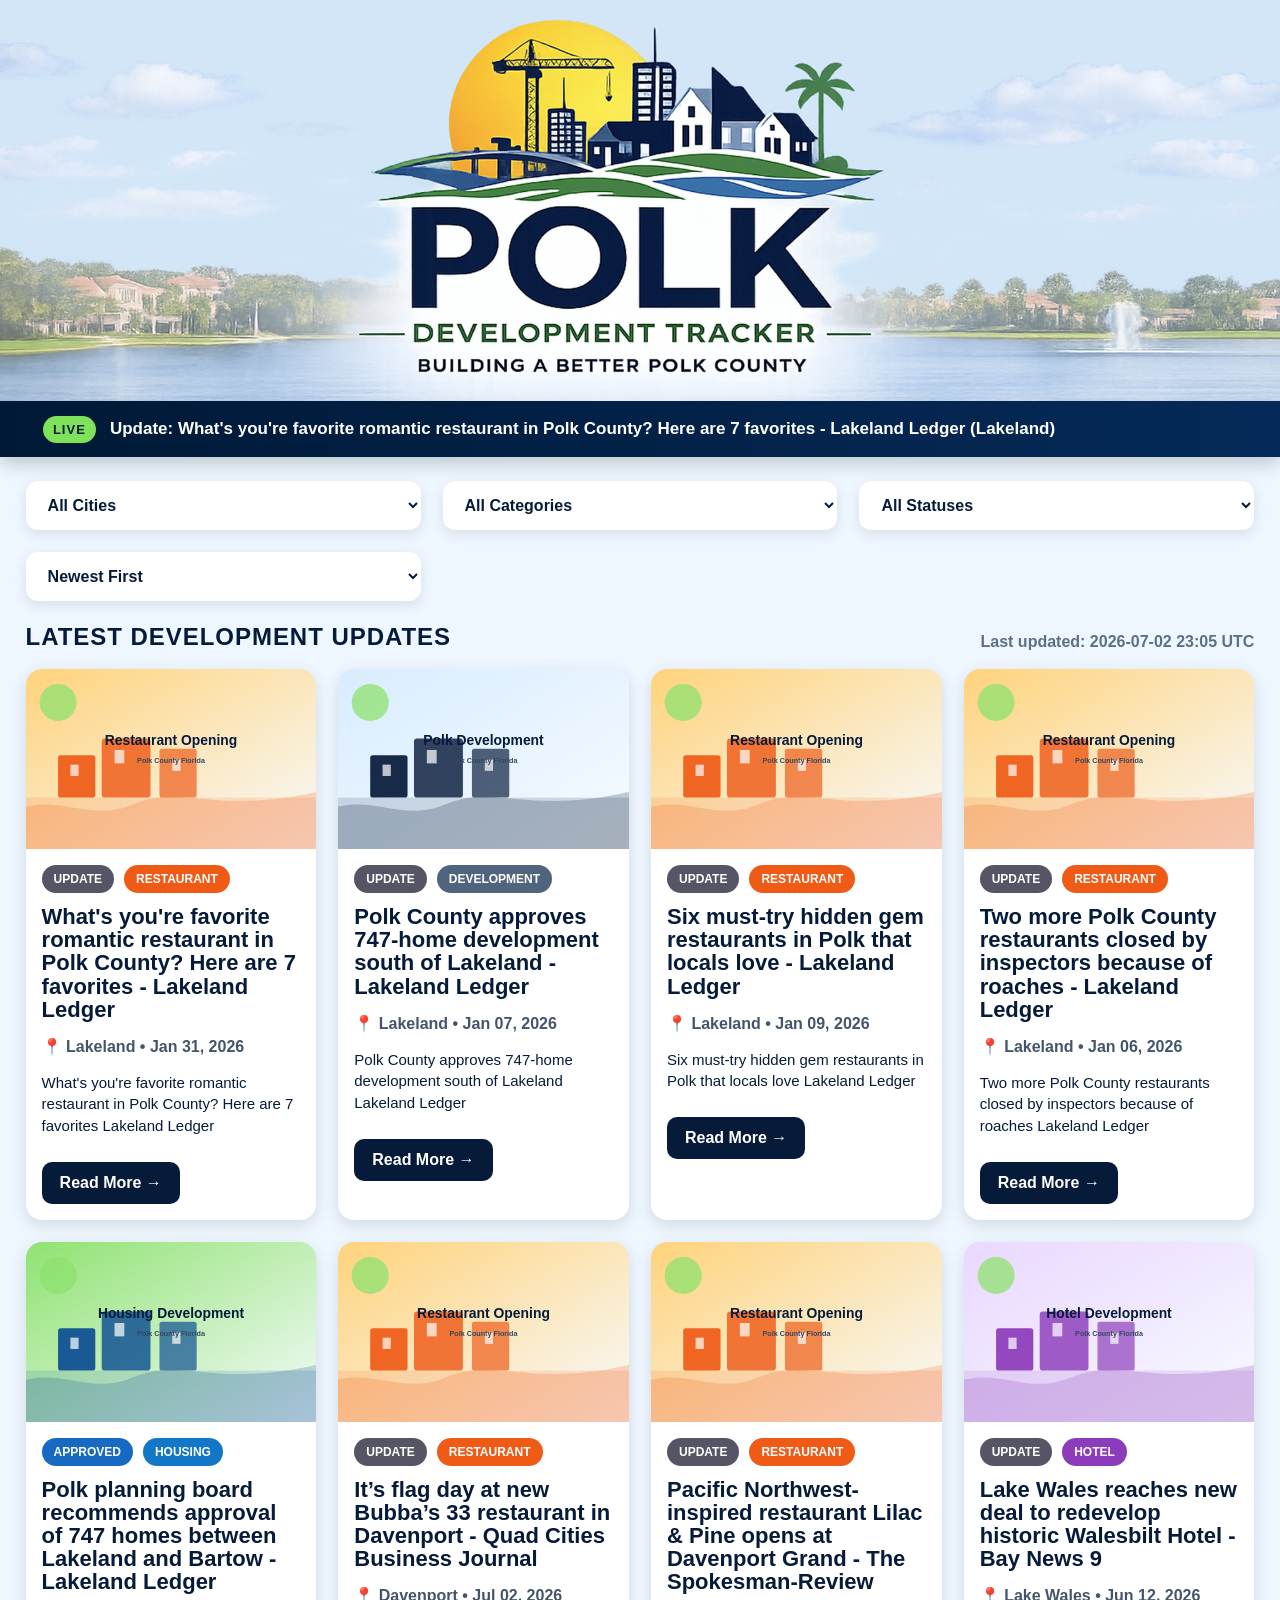
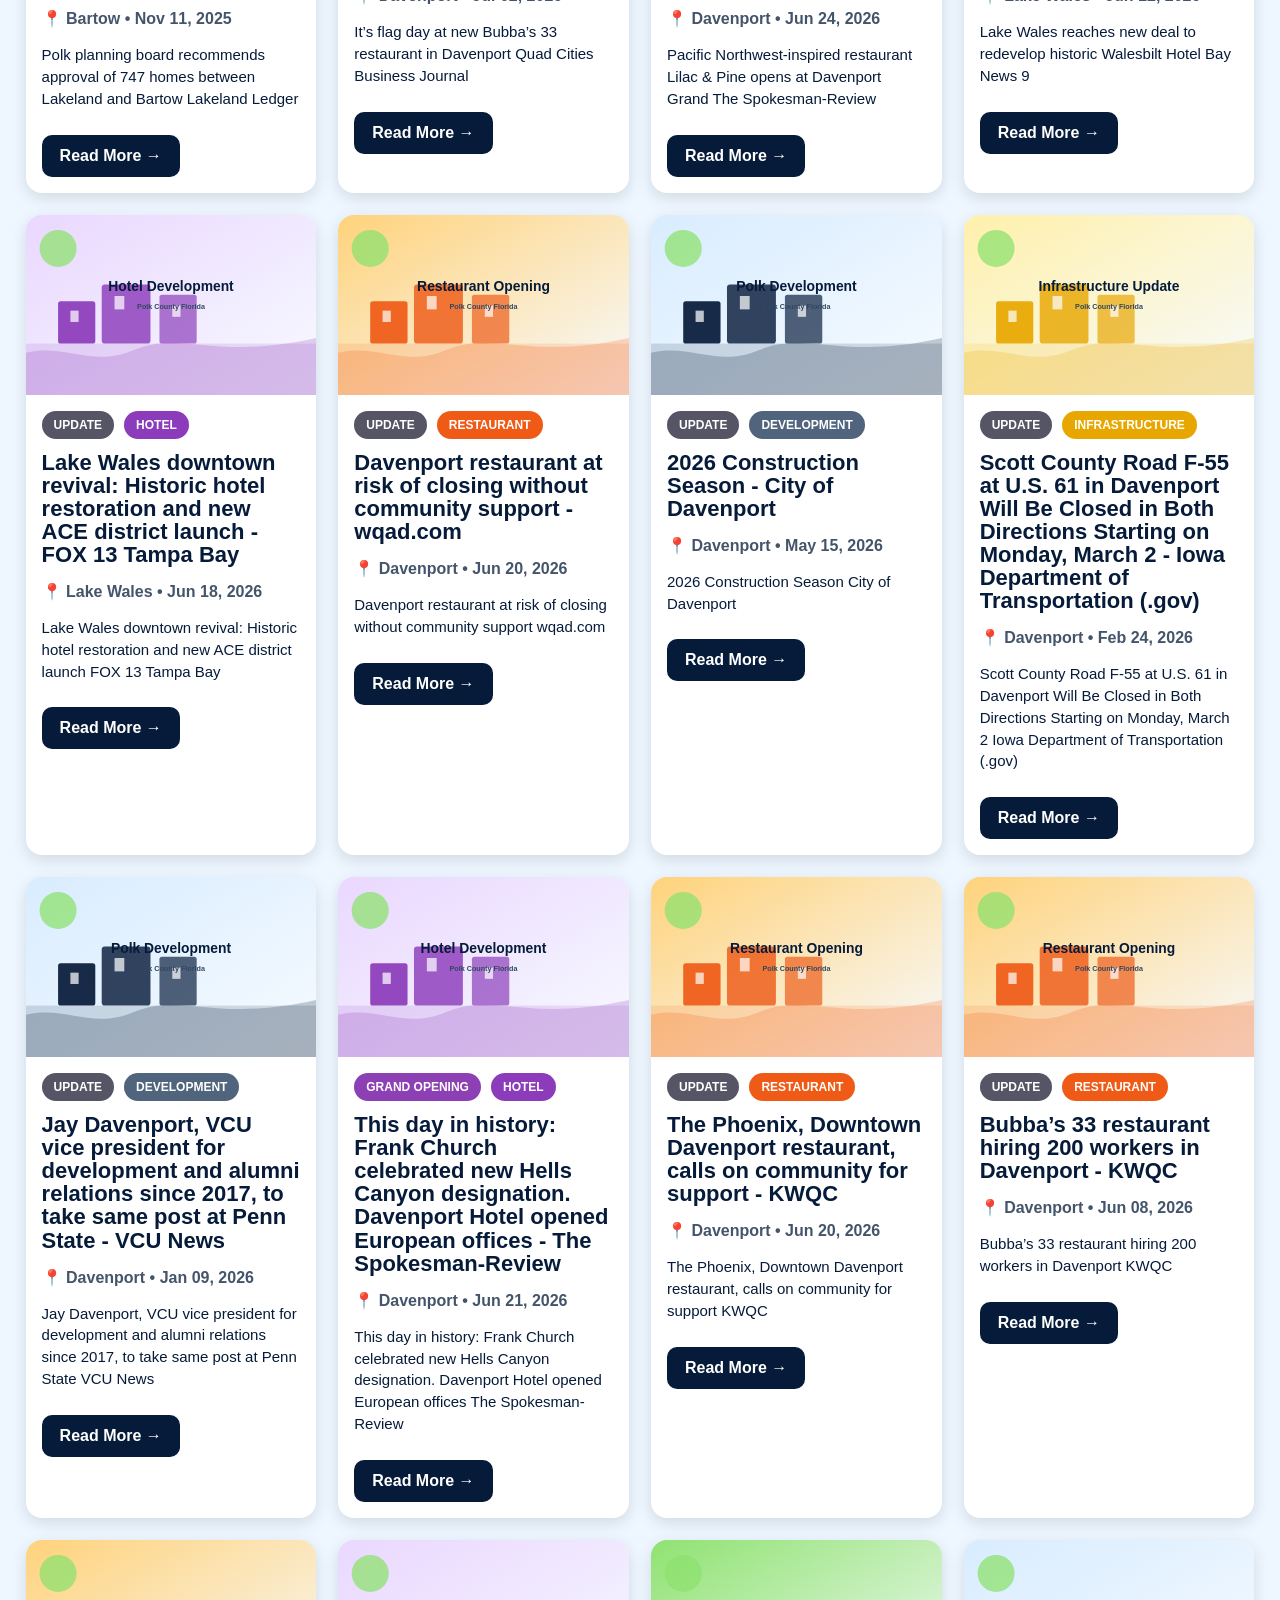
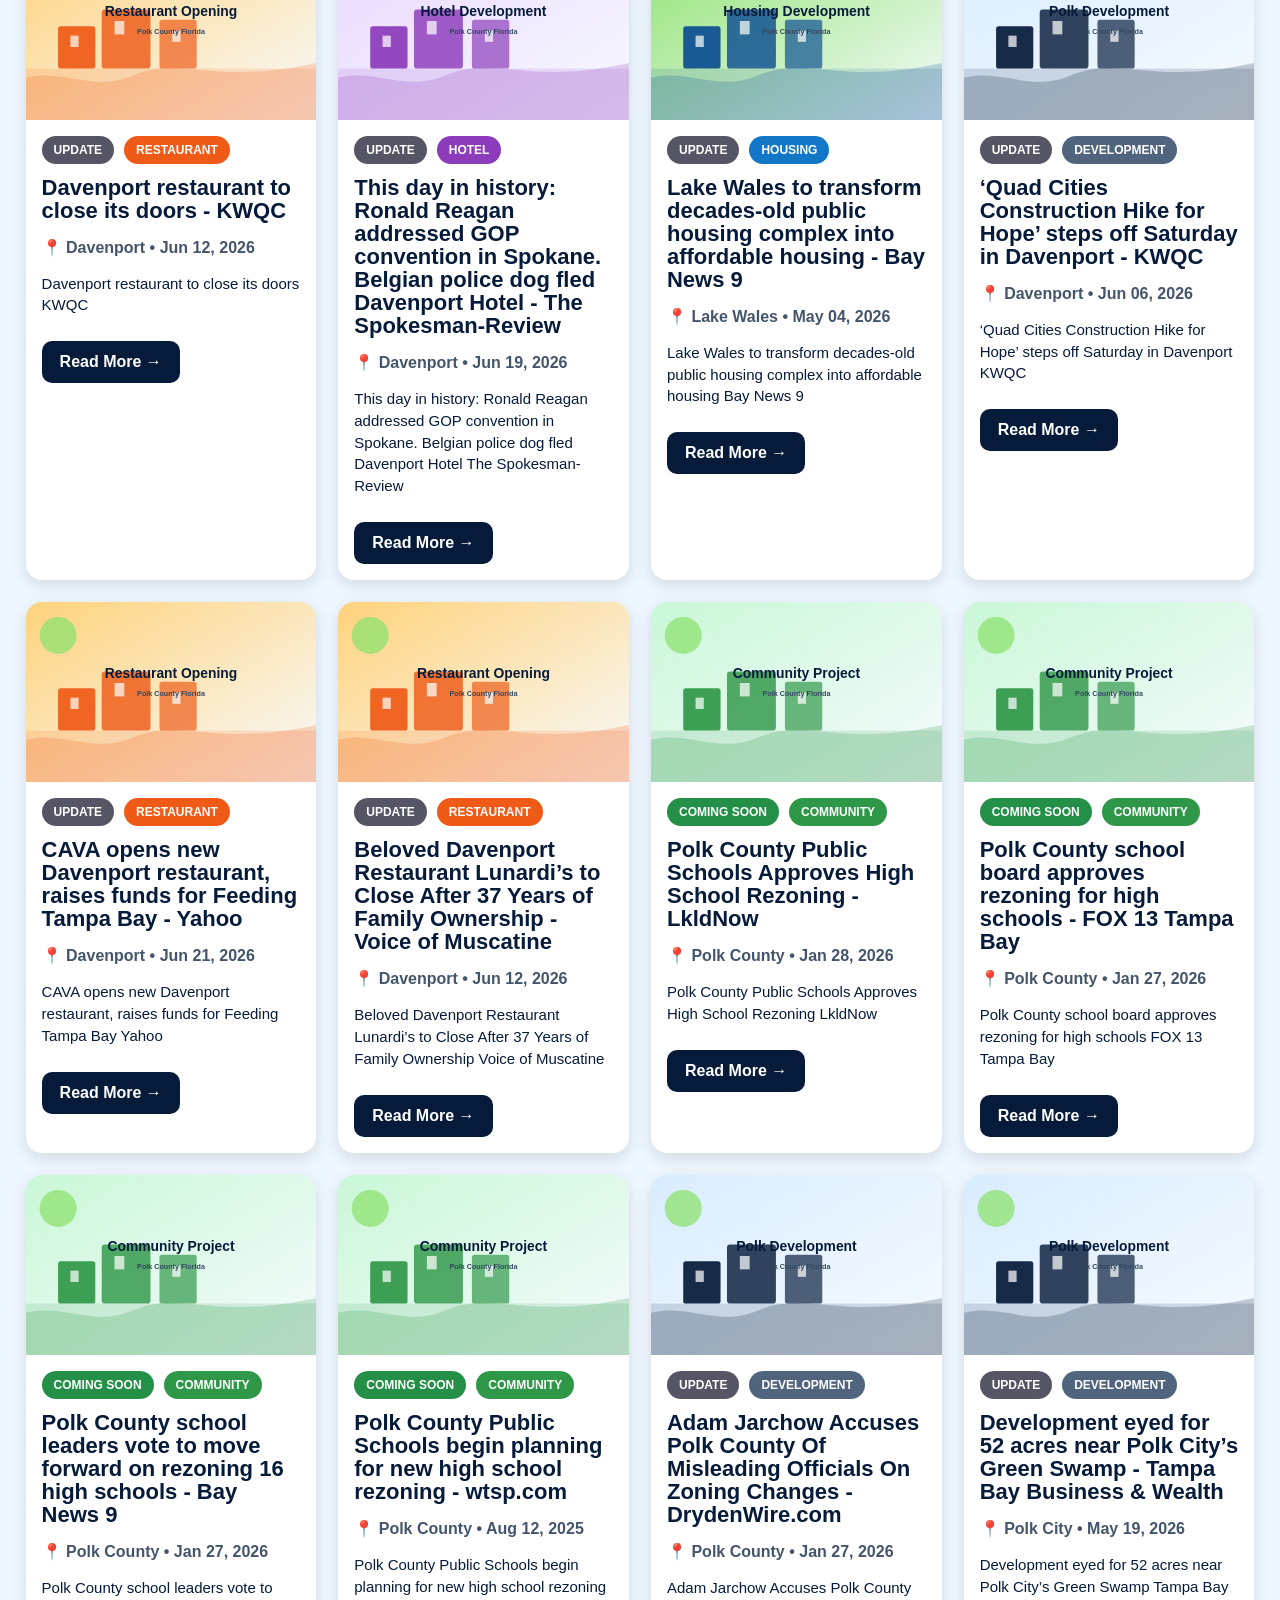
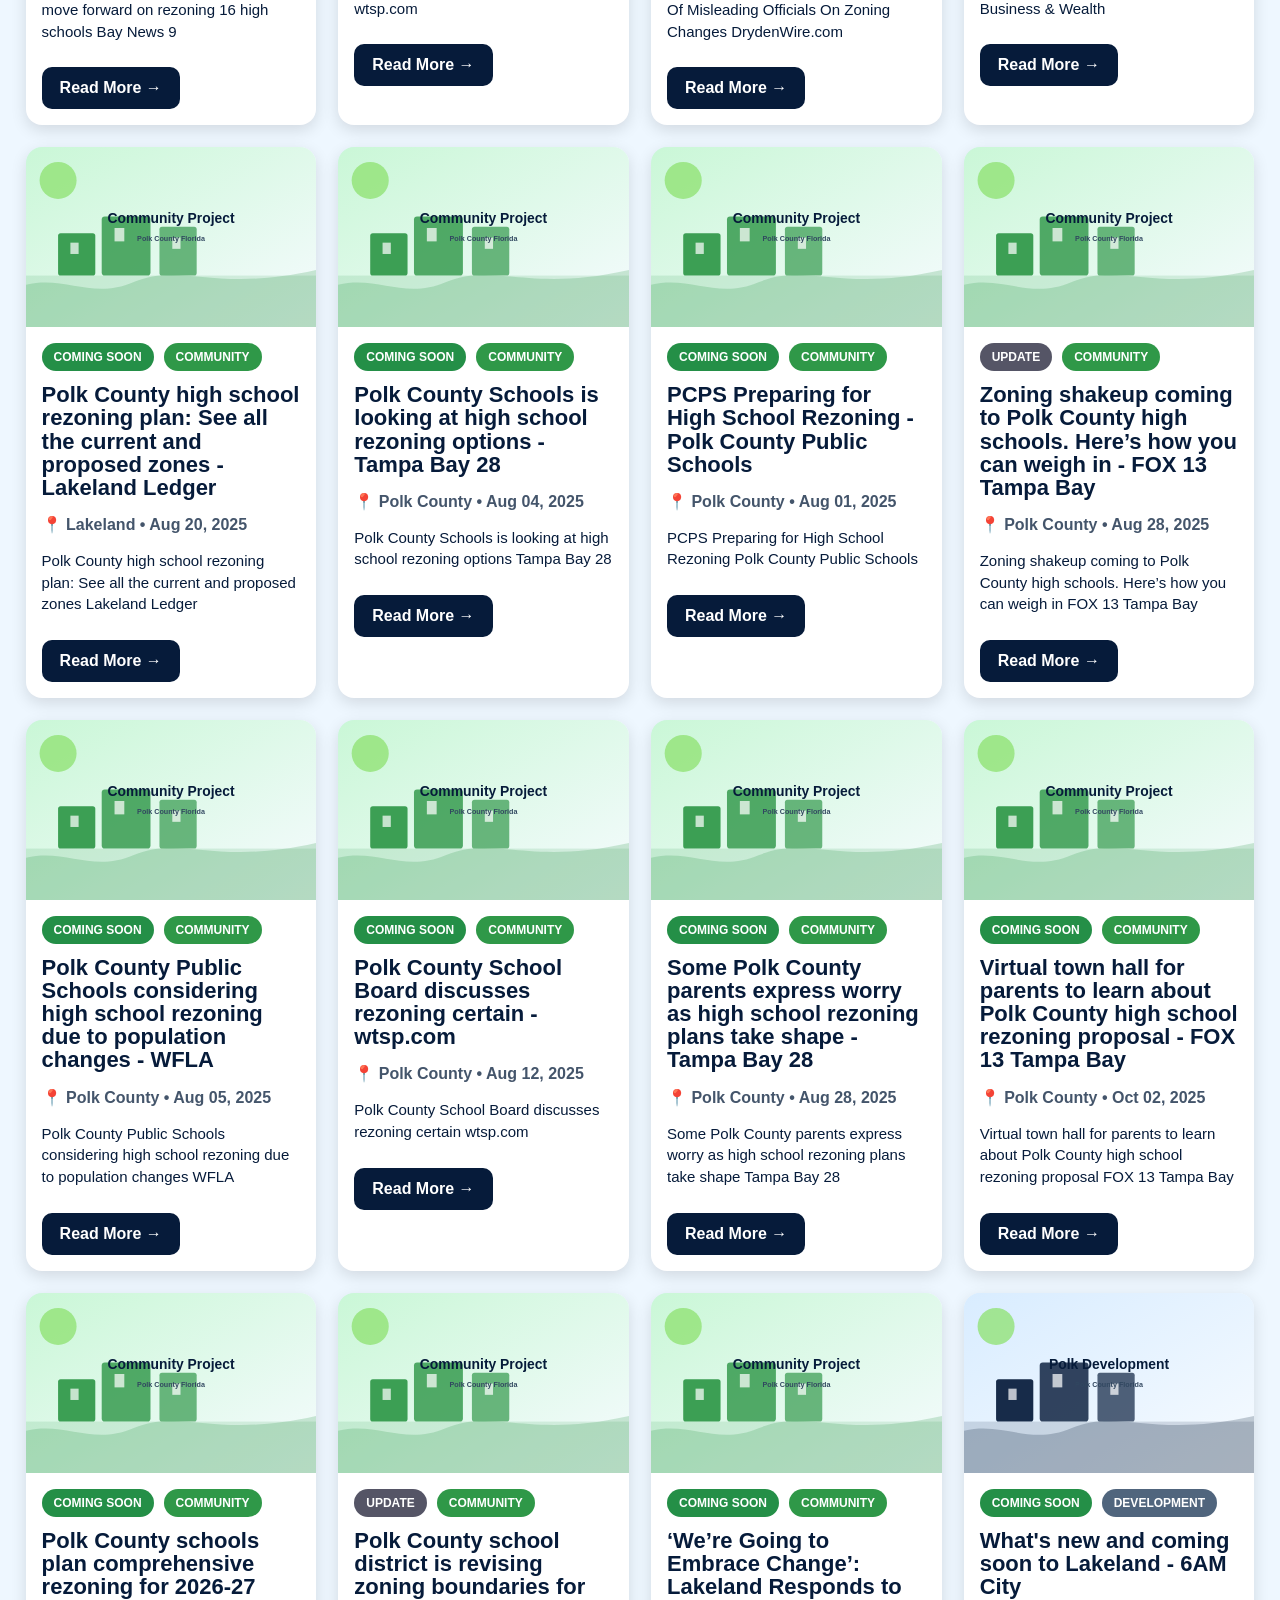
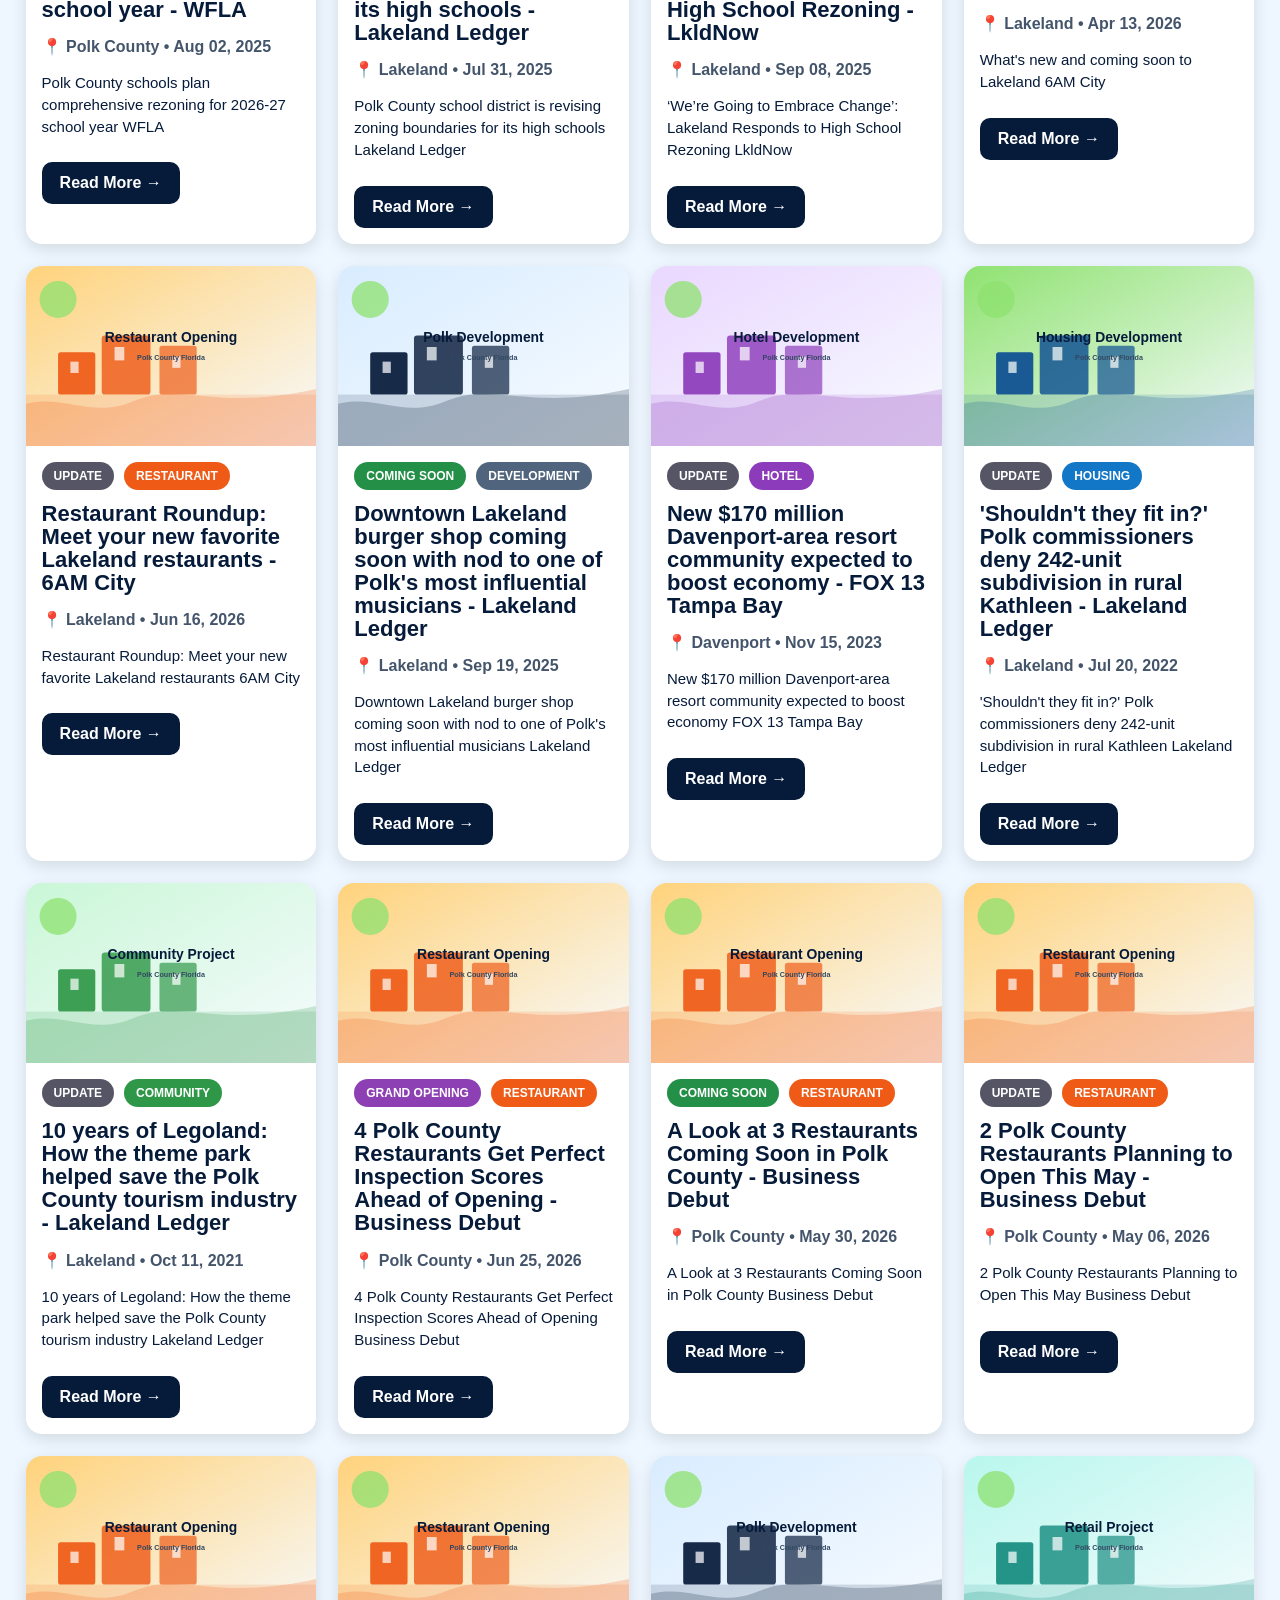
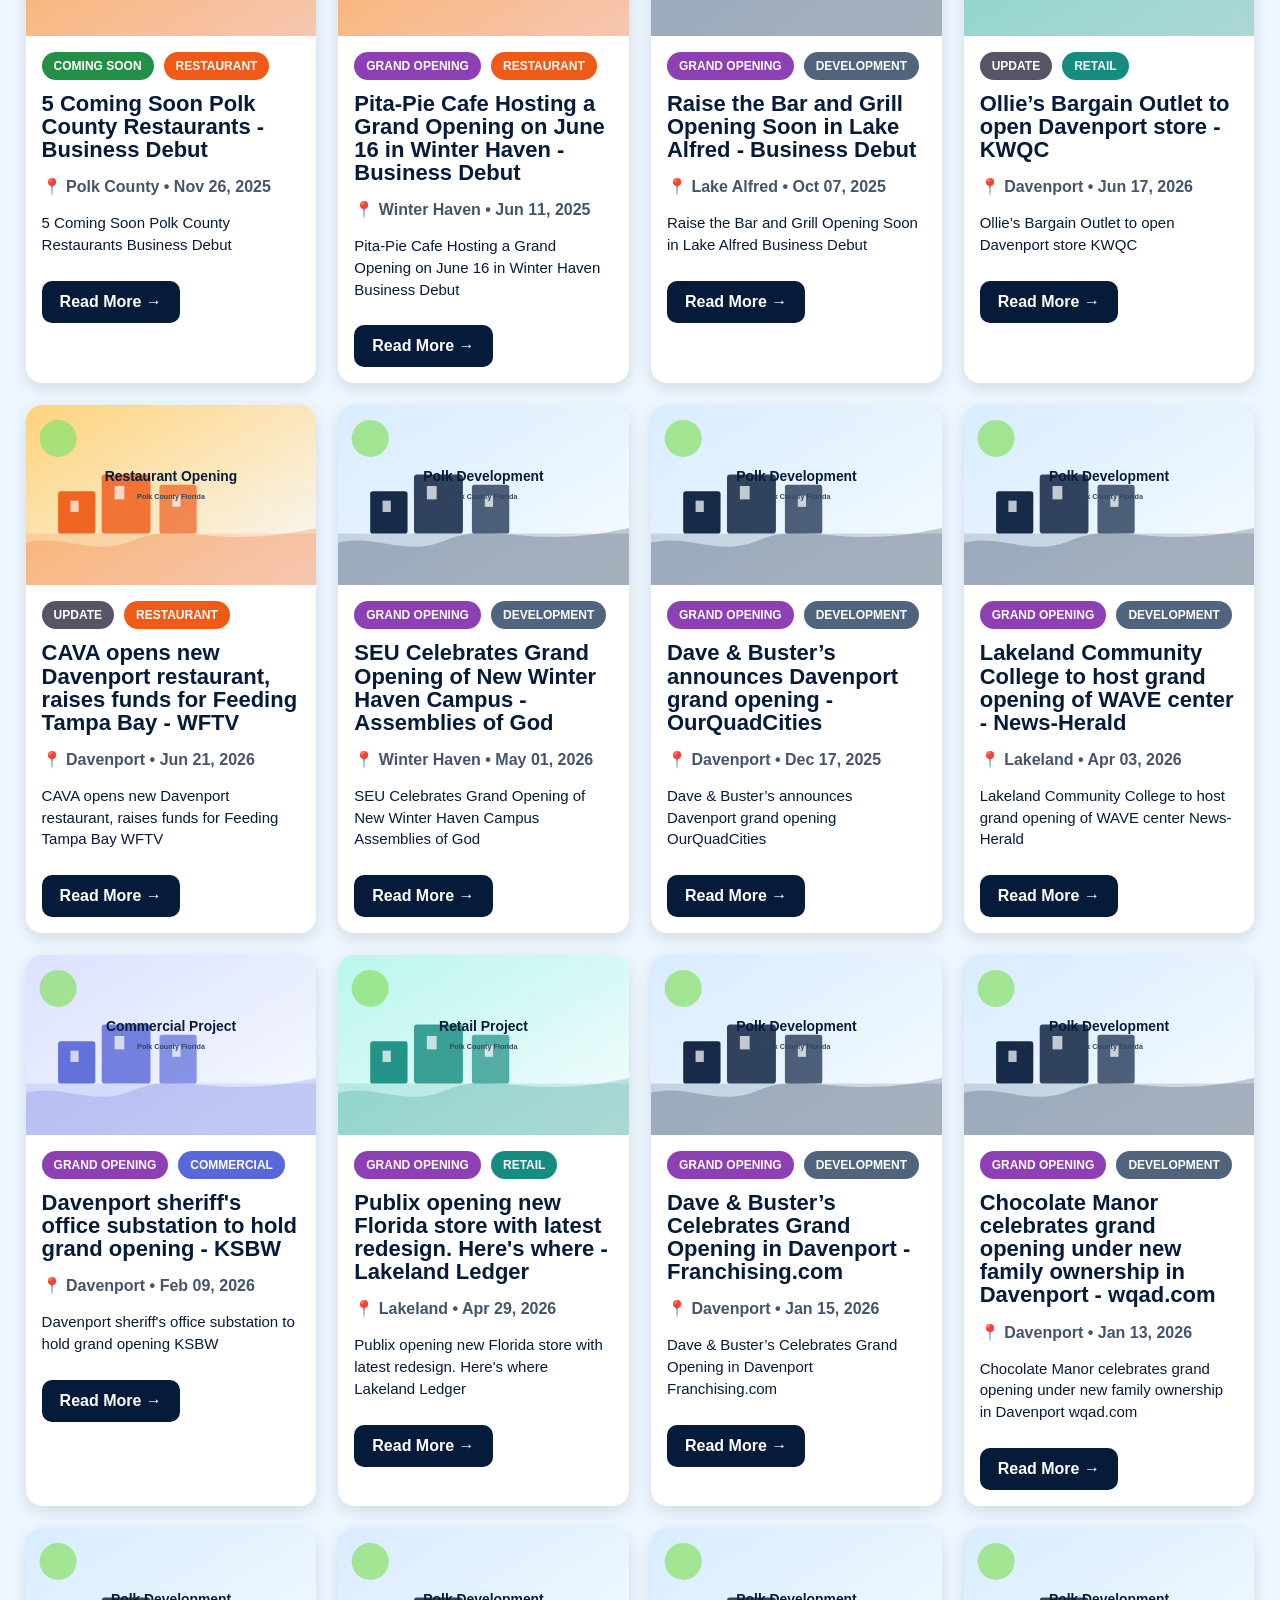
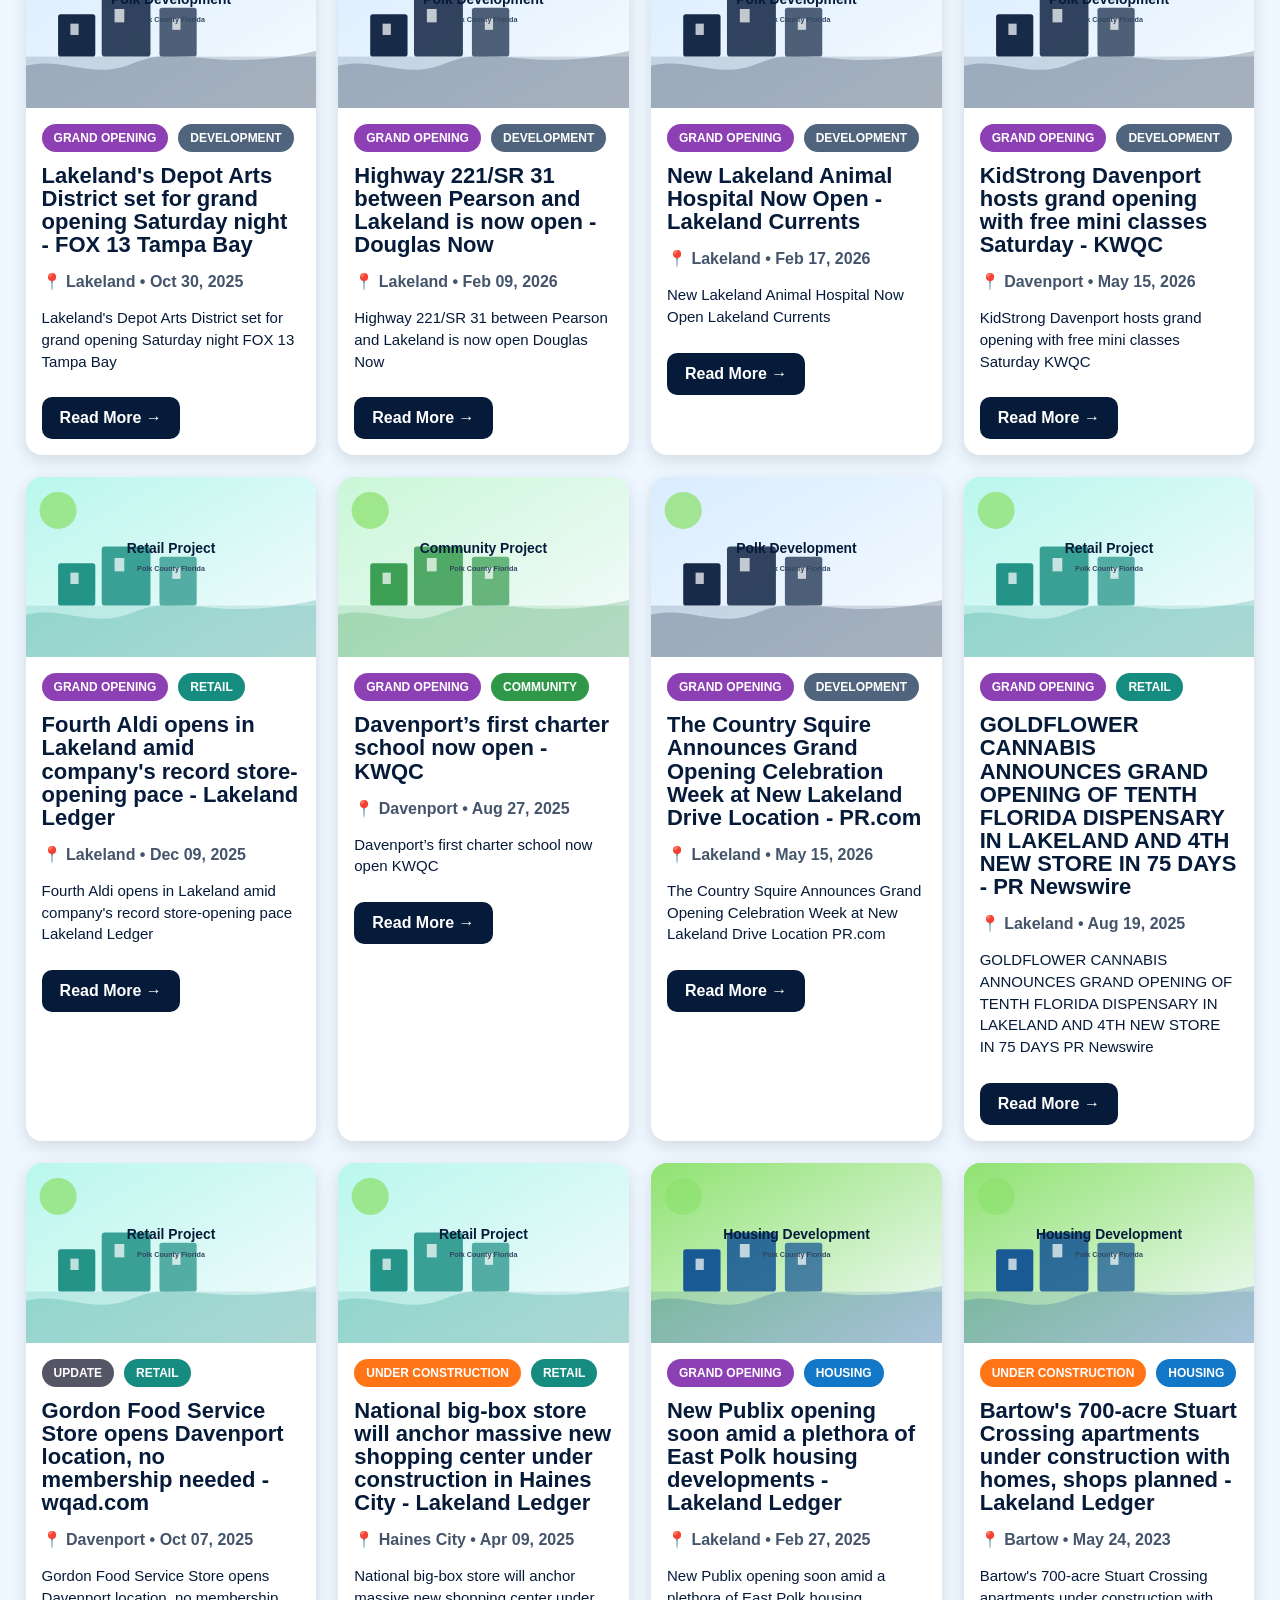
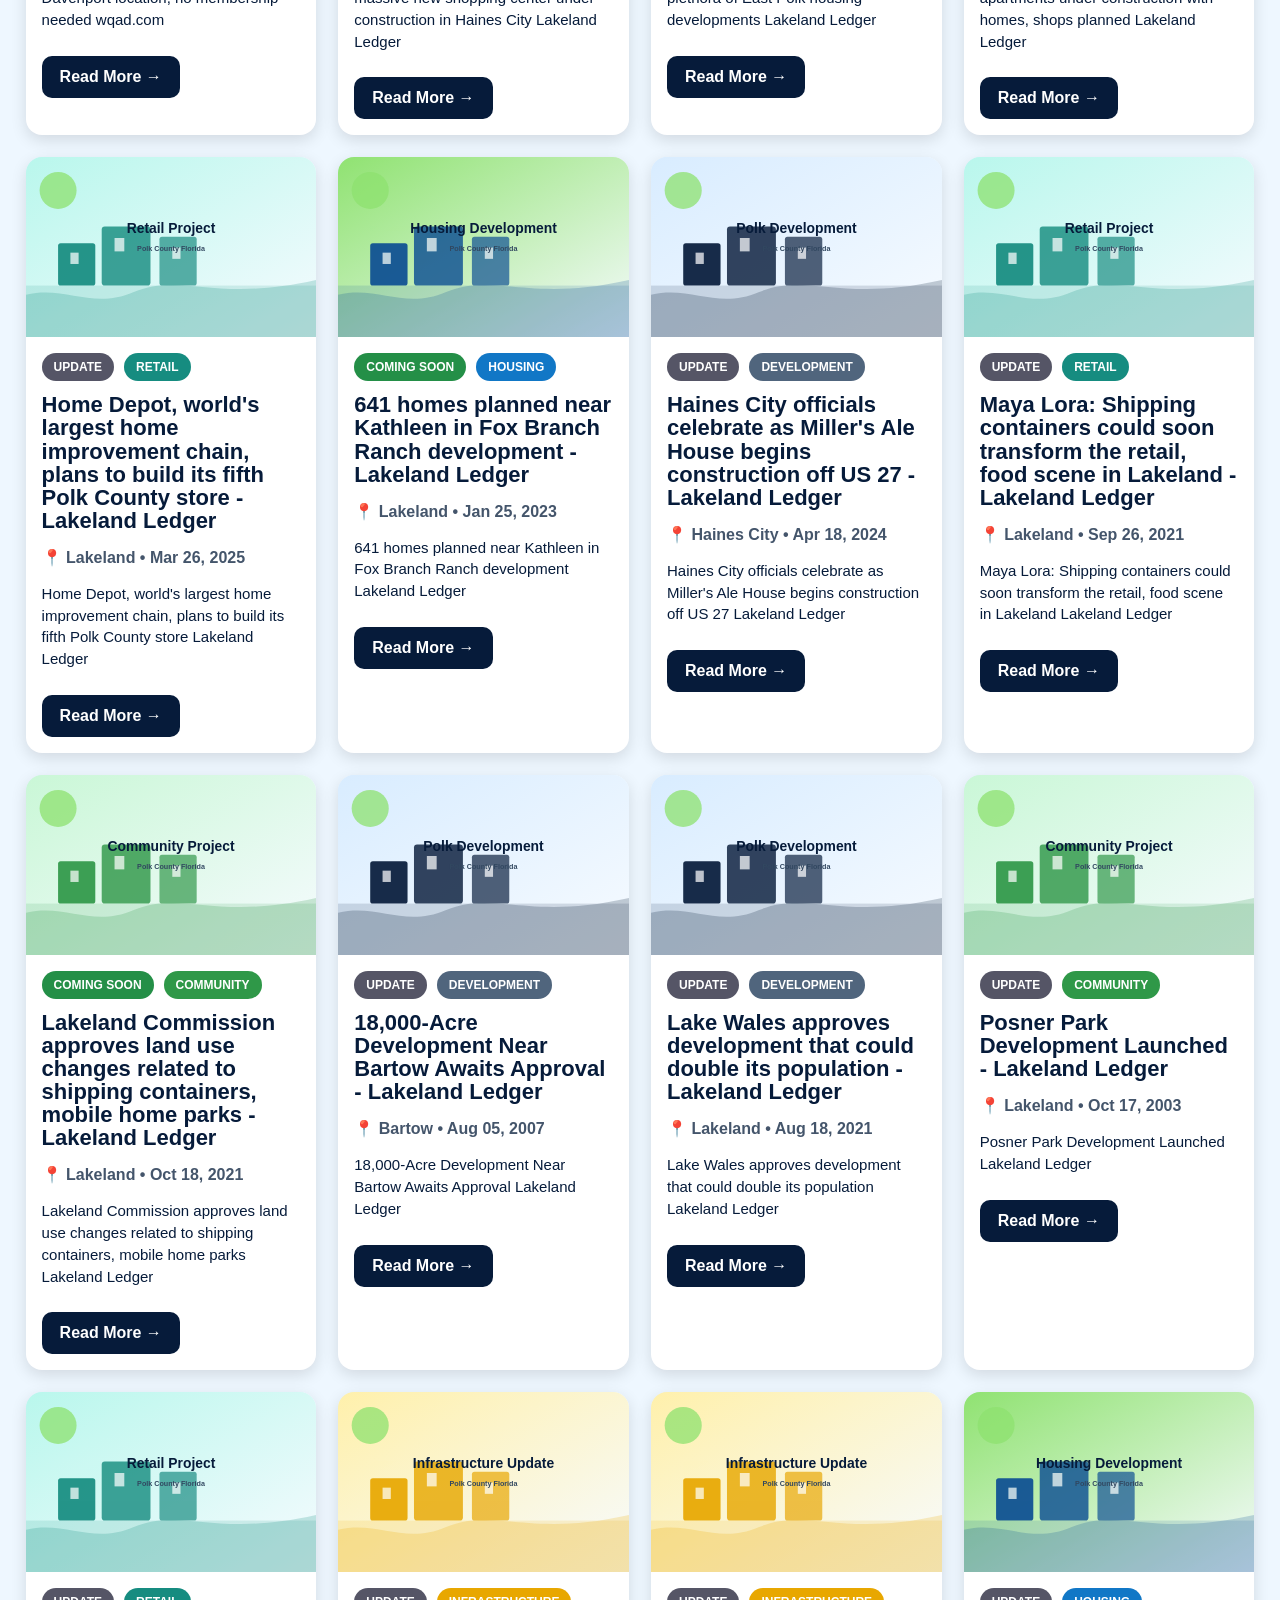
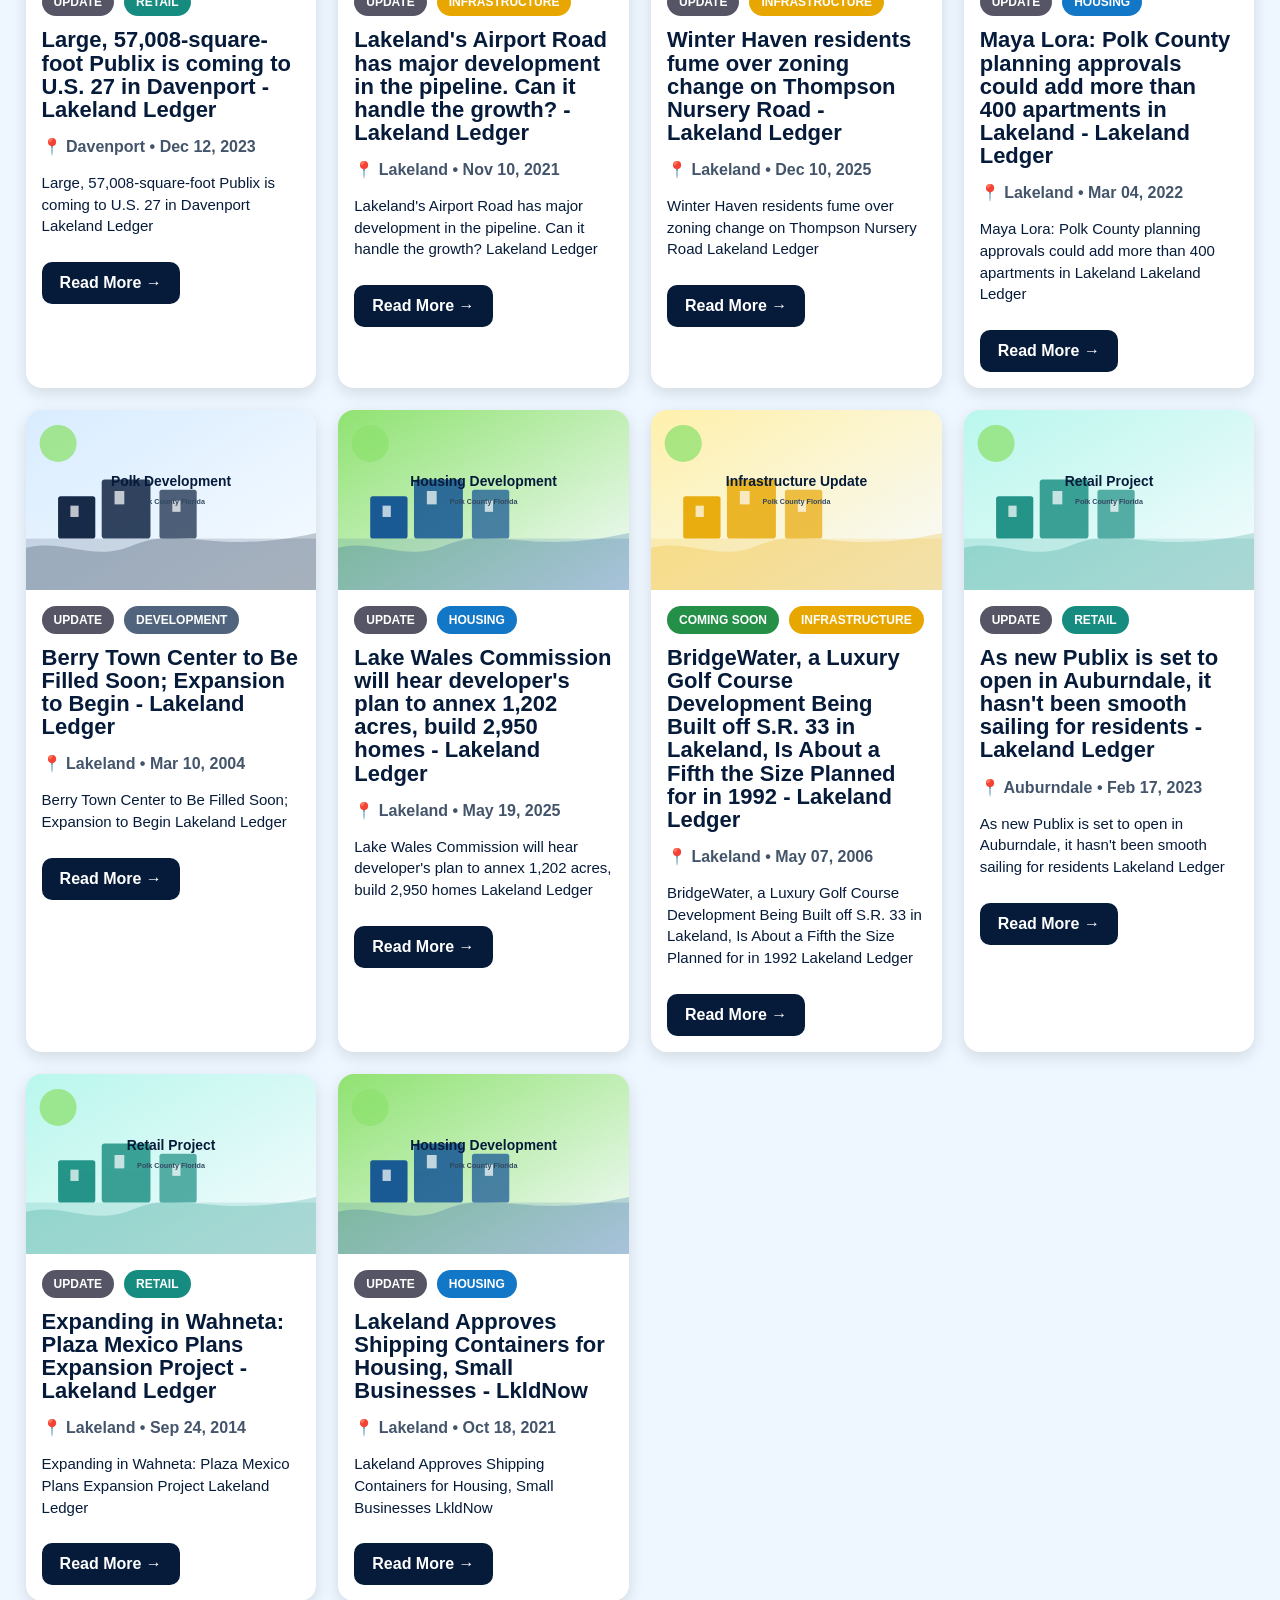
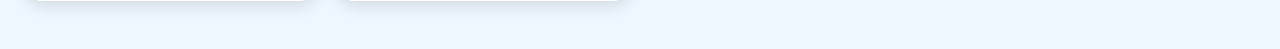
<file: index.html>
<!doctype html>
<html lang="en">
<head>
  <meta charset="utf-8">
  <meta name="viewport" content="width=device-width,initial-scale=1">
  <title>Polk County Florida Development Tracker</title>
  <link rel="stylesheet" href="style.css">
</head>
<body>
  <header class="hero">
    <img src="assets/Logo.png" class="hero-logo" alt="Polk County Florida Development Tracker">
  </header>

  <nav class="top-nav"><div class="ticker"><span class="ticker-label">LIVE</span><div id="tickerText">Loading Polk County development updates...</div></div></nav>

  <main class="page-shell">
    <section class="toolbar" aria-label="Filters">
      <select id="cityFilter"><option value="">All Cities</option></select>
      <select id="categoryFilter"><option value="">All Categories</option></select>
      <select id="statusFilter"><option value="">All Statuses</option></select>
      <select id="sortFilter">
        <option value="newest">Newest First</option>
        <option value="city">City A-Z</option>
        <option value="category">Category A-Z</option>
      </select>
    </section>

    <section class="section-header">
      <h2>Latest Development Updates</h2>
      <span id="lastUpdated"></span>
    </section>

    <section id="newsGrid" class="news-grid"></section>
  </main>

  <script src="app.js"></script>
</body>
</html>
</file>
<file: style.css>
*{box-sizing:border-box}
:root{
  --navy:#061b3a;
  --blue:#0c4e93;
  --green:#1f8d45;
  --bg:#eef7ff;
  --card:#ffffff;
  --muted:#5d6f86;
}
body{
  margin:0;
  background:var(--bg);
  color:var(--navy);
  font-family:Arial, Helvetica, sans-serif;
}
.hero{
  width:100%;
  overflow:hidden;
  background:#cfe8fb;
}
.hero-logo{
  display:block;
  width:100%;
  max-width:2200px;
  margin:0 auto;
}
.top-nav{
  display:flex;
  justify-content:center;
  gap:70px;
  background:linear-gradient(90deg,#001936,#052a59);
  padding:16px 20px;
  position:sticky;
  top:0;
  z-index:10;
  box-shadow:0 8px 18px rgba(0,0,0,.18);
}
.top-nav a{
  color:#fff;
  text-decoration:none;
  font-weight:800;
  font-size:18px;
}
.top-nav a.active{color:#8ee26f}
.page-shell{
  width:min(96%,1800px);
  margin:24px auto 48px;
}
.toolbar{
  display:grid;
  grid-template-columns:repeat(3,1fr);
  gap:22px;
  margin-bottom:22px;
}
select{
  width:100%;
  border:0;
  background:#fff;
  border-radius:12px;
  padding:15px 18px;
  font-size:16px;
  font-weight:700;
  color:var(--navy);
  box-shadow:0 4px 14px rgba(0,0,0,.10);
}
.section-header{
  display:flex;
  align-items:flex-end;
  justify-content:space-between;
  margin:10px 0 18px;
}
h2{
  margin:0;
  text-transform:uppercase;
  letter-spacing:.04em;
}
#lastUpdated{color:var(--muted);font-weight:700}
.featured-card{
  display:grid;
  grid-template-columns:minmax(320px,1fr) 1.1fr;
  gap:24px;
  background:#fff;
  border-radius:18px;
  padding:22px;
  box-shadow:0 6px 20px rgba(0,0,0,.12);
}
.featured-card img,.news-card img{
  width:100%;
  height:100%;
  object-fit:cover;
  background:#dbe8f5;
}
.featured-card img{
  min-height:310px;
  border-radius:14px;
}
.badges{
  display:flex;
  gap:10px;
  flex-wrap:wrap;
  margin-bottom:12px;
}
.badge{
  display:inline-block;
  color:white;
  border-radius:999px;
  padding:7px 12px;
  font-size:12px;
  font-weight:900;
  text-transform:uppercase;
}
.category-Housing{background:#1177c6}
.category-Restaurant{background:#ef5b17}
.category-Retail{background:#168c80}
.category-Hotel{background:#8c3bbb}
.category-Infrastructure{background:#e8a700}
.category-Commercial{background:#5867d9}
.category-Community{background:#2f9848}
.category-Development{background:#50657d}
.status-Approved{background:#1769c2}
.status-Coming-Soon{background:#248f47}
.status-Under-Construction{background:#ff7417}
.status-Grand-Opening{background:#8d3fb4}
.status-Update{background:#556}
h3{
  font-size:34px;
  line-height:1.05;
  margin:0 0 12px;
}
.meta{
  color:#44556b;
  font-weight:700;
}
.summary{
  font-size:18px;
  line-height:1.45;
}
.btn{
  display:inline-block;
  background:var(--navy);
  color:white;
  padding:12px 18px;
  border-radius:10px;
  text-decoration:none;
  font-weight:800;
  margin-top:10px;
}
.news-grid{
  display:grid;
  grid-template-columns:repeat(4,1fr);
  gap:22px;
}
.news-card{
  background:#fff;
  border-radius:16px;
  overflow:hidden;
  box-shadow:0 5px 16px rgba(0,0,0,.12);
}
.news-card img{
  height:180px;
}
.news-card-body{
  padding:16px;
}
.news-card h3{
  font-size:22px;
}
.news-card .summary{
  font-size:15px;
}
@media(max-width:1100px){
  .toolbar{grid-template-columns:repeat(2,1fr)}
  .news-grid{grid-template-columns:repeat(2,1fr)}
}
@media(max-width:640px){
  .hero-logo{
    width:175%;
    max-width:none;
    margin-left:-37.5%;
  }
  .top-nav{
    gap:24px;
    font-size:14px;
    overflow-x:auto;
    justify-content:flex-start;
  }
  .top-nav a{white-space:nowrap;font-size:15px}
  .toolbar{grid-template-columns:1fr}
  .news-grid{grid-template-columns:1fr}
  .page-shell{width:100%;padding:0 14px;margin-top:16px}
  h3{font-size:26px}
  .section-header{display:block}
}

.top-nav{
  min-height:56px;
}


/* v13 live ticker */
.top-nav{
  min-height:56px;
  align-items:center;
  justify-content:center;
  padding:12px 18px;
}
.ticker{
  width:min(96%,1800px);
  display:flex;
  align-items:center;
  gap:14px;
  color:#fff;
  overflow:hidden;
}
.ticker-label{
  flex:0 0 auto;
  background:#7ee35a;
  color:#061b3a;
  font-weight:900;
  font-size:13px;
  letter-spacing:.08em;
  padding:6px 10px;
  border-radius:999px;
}
#tickerText{
  font-weight:800;
  font-size:17px;
  white-space:nowrap;
  overflow:hidden;
  text-overflow:ellipsis;
}
.news-card img{
  display:block;
  background:linear-gradient(135deg,#d8ecff,#f3fbff);
}
.news-card{
  transition:transform .15s ease, box-shadow .15s ease;
}
.news-card:hover{
  transform:translateY(-3px);
  box-shadow:0 9px 24px rgba(0,0,0,.16);
}
@media(max-width:640px){
  .top-nav{
    min-height:48px;
    padding:9px 12px;
  }
  .ticker{
    width:100%;
    gap:9px;
  }
  .ticker-label{
    font-size:11px;
    padding:5px 8px;
  }
  #tickerText{
    font-size:14px;
  }
  .news-card img{
    height:155px;
  }
  .news-card-body{
    padding:14px;
  }
  .news-card h3{
    font-size:21px;
  }
}
</file>
